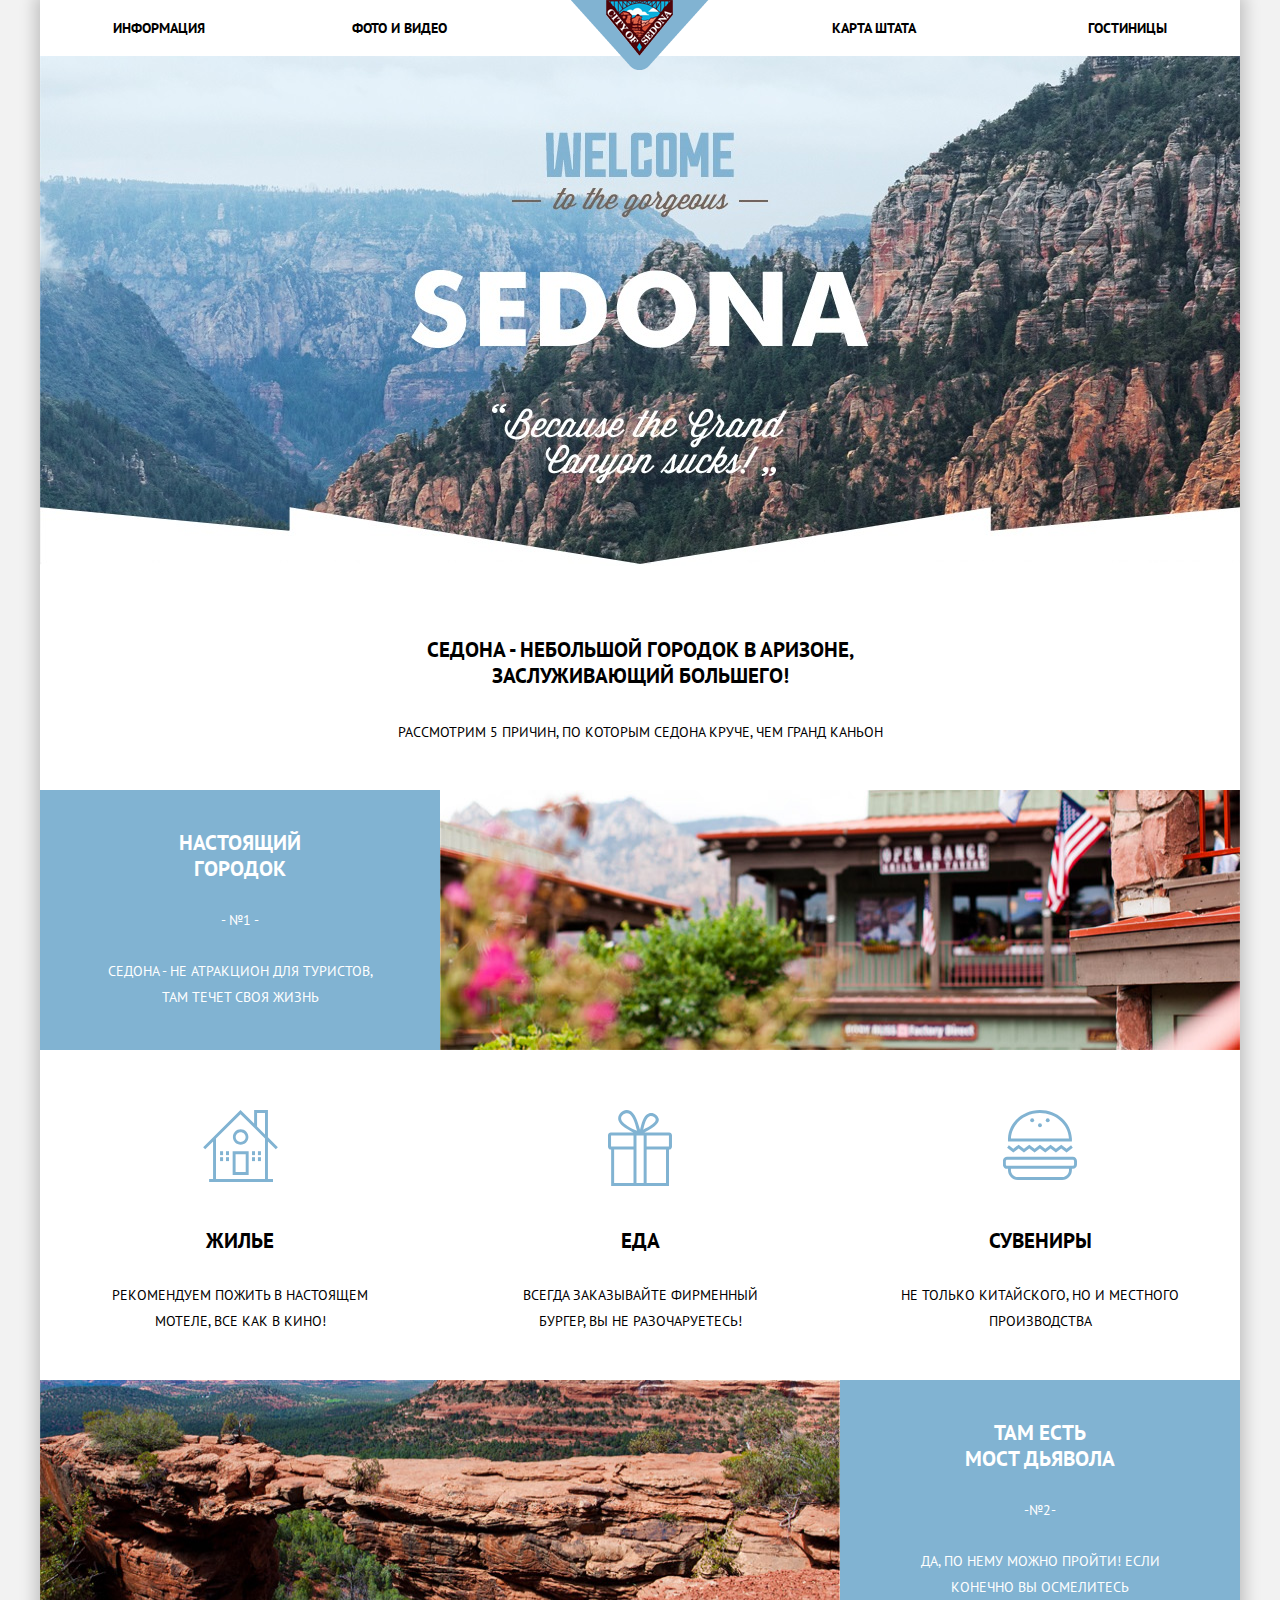
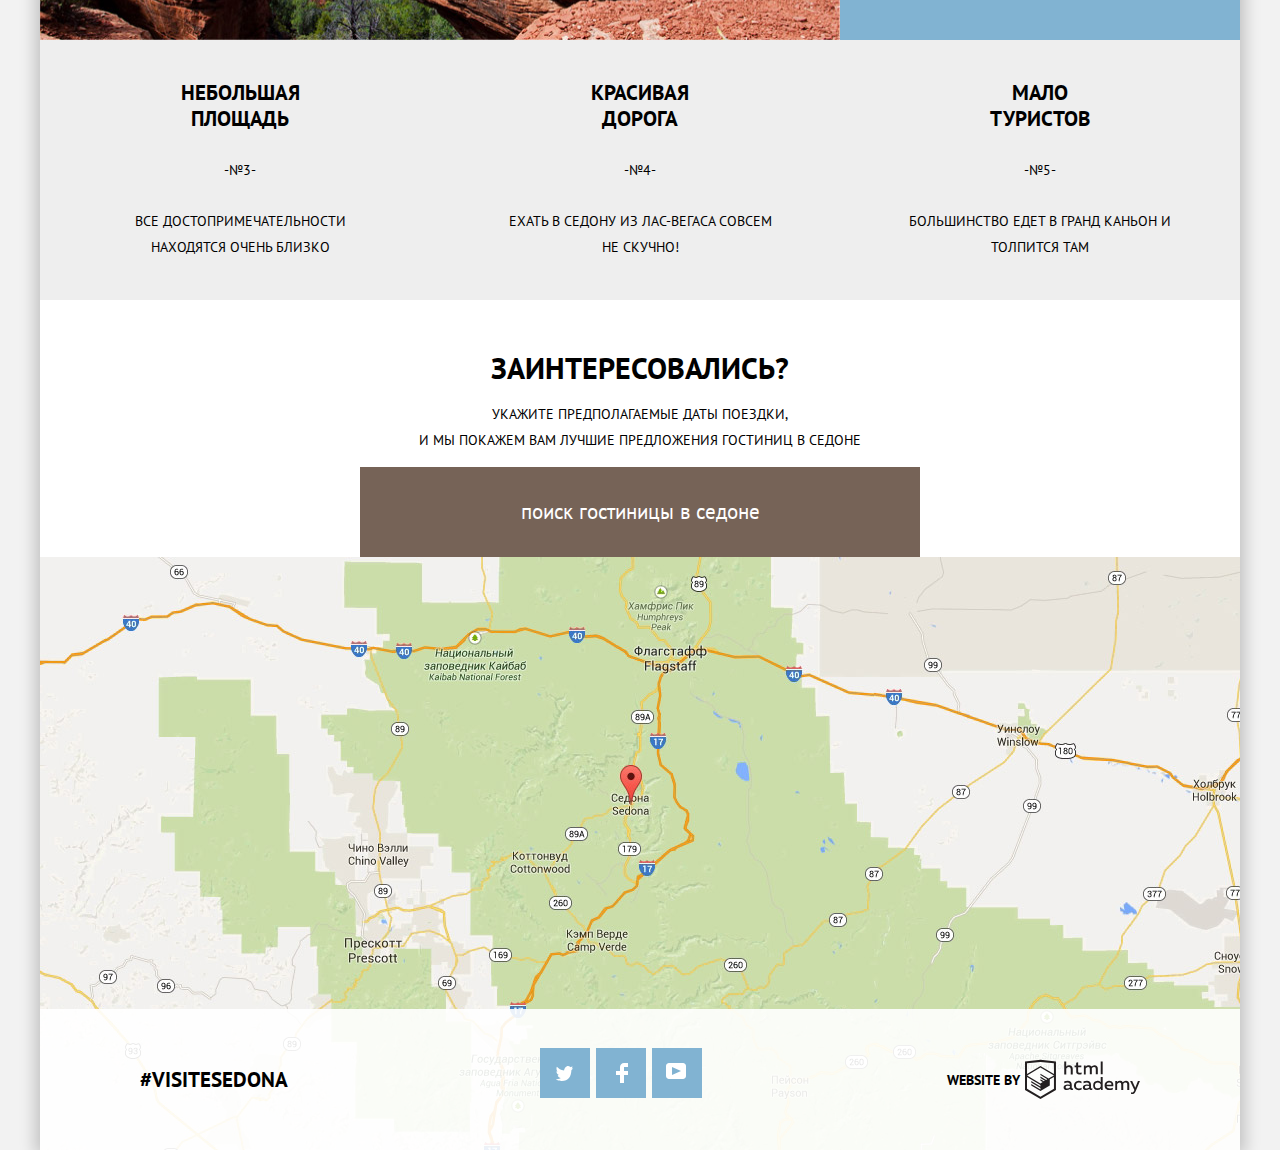
<file: index.html>
<!DOCTYPE html>
<html lang="ru">

  <head>
    <meta charset="UTF-8">
    <title>Седона</title>
    <link href="https://fonts.googleapis.com/css?family=PT+Sans:400,700" rel="stylesheet">
    <link rel="stylesheet" href="css/normalize.css">
    <link rel="stylesheet" href="css/style.css">
  </head>

  <body>

    <div class="container">
      <header class="main-header">
        <nav class="main-navigator">
          <ul class="site-navigation">
            <li><a href="#">информация</a></li>
            <li><a href="#">фото и видео</a></li>
            <li class="main-page"><a><img src="img/logo.png" alt="Герб города Седона" width="138" height="70"></a></li>
            <li><a href="#">карта штата</a></li>
            <li><a href="#">гостиницы</a></li>
          </ul>
        </nav>
      </header>

      <main>
        <h1 class="visually-hidden">Седона городок в аризоне</h1>
        <img class="main-img" src="img/background_photo_fix.jpg" alt="Изображение каньона Седона" width="1200" height="565">
        <p class="container-title">седона - небольшой городок в аризоне,<br>заслуживающий большего!</p>

        <section class="features">
          <h2 class="visually-hidden">Преимущества города Седона</h2>
          <p>рассмотрим 5 причин, по которым седона круче, чем гранд каньон</p>
          <ul class="features-item">
            <li>
              <div class="features-item-one">
                <h3>настоящий <br>городок</h3>
                <p><span class="number">- №1 -</span>седона - не атракцион для туристов, там течет своя жизнь</p>
              </div>
              <div class="features-item-one-img">
              </div>
              <div class="features-house">
                <h4>Жилье</h4>
                <p>рекомендуем пожить в настоящем мотеле, все как в кино!</p>
              </div>
              <div class="features-eat">
                <h4>еда</h4>
                <p>всегда заказывайте фирменный бургер, вы не разочаруетесь!</p>
              </div>
              <div class="features-souvenir">
                <h4>Сувениры</h4>
                <p>не только китайского, но и местного производства</p>
              </div>
            </li>
            <li>
              <div class="features-item-two">
                <h3>Там есть <br> мост дьявола</h3>
                <p><span class="number">-№2-</span>да, по нему можно пройти! если конечно вы осмелитесь</p>
              </div>
              <div class="features-item-two-img"></div>
            </li>
            <li class="features-container">
              <h3>небольшая<br> площадь</h3>
              <p><span class="number">-№3-</span>все достопримечательности находятся очень близко</p>
            </li>
            <li class="features-container">
              <h3>красивая <br>дорога</h3>
              <p><span class="number">-№4-</span>ехать в седону из лас-вегаса совсем не скучно!</p>
            </li>
            <li class="features-container">
              <h3>мало <br>туристов</h3>
              <p><span class="number">-№5-</span>большинство едет в гранд каньон и толпится там</p>
            </li>
          </ul>
        </section>

        <section class="hotels">
          <h2 class="visually-hidden">Бронирование отеля</h2>
          <b>заинтересовались?</b>
          <p>укажите предполагаемые даты поездки,<br> и мы покажем вам лучшие предложения гостиниц в седоне</p>
          <div class="container-hotels">
          <button class="btn-find-hotel" type="button">поиск гостиницы в седоне</button>
            <form class='hotels-data model' action="#" method="get">

              <div class="modal-container">
                <label for="date-in">Дата заезда:</label>
                <input type="text" class="text"  name="date-in" id="date-in" placeholder="24 апреля 2017">
                <span class="hotel-cal"></span>
              </div>

              <div class="modal-container">
                <label for="date-out">Дата выезда:</label>
                <input type="text" class="text" name="date-out" id="date-out" placeholder="4 июля 2017">
                <span class="hotel-cal"></span>
              </div>

              <div class="modal-container ">
                <label for="adult">Взрослые:</label>
                <div class="adult-container">
                  <div class="minus minus-adult">-</div>
                  <input class="number-cost" type="text" name="adult" id="adult" placeholder="2">
                  <div class="plus plus-adult">+</div>
                </div>
                <label for="child">Дети:</label>
                <div class="adult-container">
                  <div class="minus minus-child">-</div>
                  <input class="number-cost" type="text" name="child" id="child" placeholder="0">
                  <div class="plus plus-child">+</div>
                </div>
              </div>

              <button class="btn-find" type="submit">Найти</button>
            </form>
          <div>
        </section>


      </main>

      <footer class="main-footer">
        <img src="img/map_fix.jpg" alt="Седона находится между Уинслоу и престон" width="1200" height="593">
        <iframe class="iframe-map" src="https://www.google.com/maps/embed?pb=!1m18!1m12!1m3!1d4806.628547345311!2d55.92217520945663!3d52.96076064699018!2m3!1f0!2f0!3f0!3m2!1i1024!2i768!4f13.1!3m3!1m2!1s0x417d6a10b4c9e9b3%3A0x2e13cbb1b9c3486!2z0JrQuNC90L7Qt9Cw0Lsg0JPQlNCa!5e0!3m2!1sru!2sru!4v1534144463684" width="100%" height="593" frameborder="0" style="border:0" allowfullscreen></iframe>
      <div class="footer-container">
        <span>#visitesedona</span>

        <div class="footer-social">
          <ul>
            <li><a class="social-button tw" href="#"><span class="visually-hidden">Твиттер</span></a></li>
            <li><a class="social-button fb" href="#"><span class="visually-hidden">Фейсбук</span></a></li>
            <li><a class="social-button yt" href="#"><span class="visually-hidden">Ютуб</span></a></li>
          </ul>
        </div>

        <p class="footer-copyright">
          <a class="button" href="https://htmlacademy.ru">
            <strong>website by</strong>
            <svg id="Layer_1" height="41" width="115" data-name="Layer 1" xmlns="http://www.w3.org/2000/svg" viewBox="0 0 108.08 36.85"><title>logo-htmlacademy-small1</title><path d="M44.61,26.88a2,2,0,0,0,.55-0.1v1.33a3.25,3.25,0,0,1-1.18.21,1.67,1.67,0,0,1-1.67-1,4.84,4.84,0,0,1-3.14,1.08c-1.51,0-2.91-.83-2.91-2.55,0-2.13,2-2.79,3.71-2.79a11.08,11.08,0,0,1,2.17.25v-0.3c0-1-.76-1.77-2.19-1.77a7.42,7.42,0,0,0-3,.64v-1.7a10.21,10.21,0,0,1,3.19-.55c2.36,0,3.81,1.12,3.81,3.65v3a0.54,0.54,0,0,0,.49.59h0.17Zm-6.44-1.13A1.35,1.35,0,0,0,39.63,27h0.11a3.39,3.39,0,0,0,2.41-1V24.58a9.72,9.72,0,0,0-1.81-.21c-1,0-2.16.33-2.16,1.38h0Zm12.36-6.11a5,5,0,0,1,2.57.64V22a4.08,4.08,0,0,0-2.3-.7,2.75,2.75,0,1,0,0,5.49,5,5,0,0,0,2.43-.64v1.71a6.27,6.27,0,0,1-2.76.57A4.21,4.21,0,0,1,46,24.51q0-.21,0-0.41a4.32,4.32,0,0,1,4.18-4.46h0.38Zm12.17,7.24a2,2,0,0,0,.55-0.1v1.33a3.25,3.25,0,0,1-1.18.21,1.67,1.67,0,0,1-1.67-1,4.84,4.84,0,0,1-3.14,1.08c-1.51,0-2.91-.83-2.91-2.55,0-2.13,2-2.79,3.71-2.79a11.08,11.08,0,0,1,2.17.25v-0.3c0-1-.76-1.77-2.19-1.77a7.42,7.42,0,0,0-3,.64v-1.7a10.21,10.21,0,0,1,3.19-.55c2.36,0,3.81,1.12,3.81,3.65v3a0.54,0.54,0,0,0,.49.59h0.17Zm-6.44-1.13A1.35,1.35,0,0,0,57.73,27h0.11a3.39,3.39,0,0,0,2.41-1V24.58a9.72,9.72,0,0,0-1.81-.21c-1.06,0-2.16.33-2.16,1.38h0ZM73,16V28.2H71.35V26.88a3.88,3.88,0,0,1-3.19,1.54,4.4,4.4,0,0,1,0-8.78,3.81,3.81,0,0,1,3,1.3V16H73Zm-4.53,5.22a2.76,2.76,0,1,0,0,5.52A2.86,2.86,0,0,0,71.15,25V23A2.91,2.91,0,0,0,68.49,21.27ZM79,19.64c3.31,0,4.46,2.68,3.92,5.09H76.7c0.21,1.5,1.67,2.11,3.19,2.11a6.11,6.11,0,0,0,2.64-.59v1.6a7.14,7.14,0,0,1-3,.57C77,28.42,74.78,27,74.78,24a4.18,4.18,0,0,1,4-4.39H79Zm0.09,1.54a2.28,2.28,0,0,0-2.44,2.1v0.06H81.3A2,2,0,0,0,79.13,21.18Zm5.73,7V19.87h1.65v1a3.81,3.81,0,0,1,2.78-1.27A2.86,2.86,0,0,1,91.89,21a4.12,4.12,0,0,1,2.91-1.33A3.06,3.06,0,0,1,98,23V28.2h-1.9V23.05a1.59,1.59,0,0,0-1.42-1.75H94.42a2.8,2.8,0,0,0-2.07,1.12V28.2h-1.9V23.05A1.59,1.59,0,0,0,89,21.31H88.8a3,3,0,0,0-2.21,1.29v5.63H84.86Zm21.31-8.33h1.9l-3.91,9.46c-0.9,2.17-2.09,2.86-3.35,2.86a4.76,4.76,0,0,1-1.1-.14V30.46a2.86,2.86,0,0,0,.85.12c0.9,0,1.58-.64,2.07-1.9l0.17-.42-4-8.4h2l2.86,6.29ZM38.73,1.46V6.22a3.81,3.81,0,0,1,2.7-1.14,3.25,3.25,0,0,1,3.44,3.4v5.15H43V8.72a1.81,1.81,0,0,0-1.61-2h-0.3a2.93,2.93,0,0,0-2.32,1.39v5.52h-1.9V1.46h1.9ZM49.94,2.31v3h3V6.91h-3v3.81c0,1.1.5,1.46,1.58,1.46a4.49,4.49,0,0,0,1.69-.33v1.6A6.8,6.8,0,0,1,51,13.8a2.55,2.55,0,0,1-2.86-2.74V6.89H46.58V5.26h1.5V2.74Zm5.4,11.31V5.28H57v1A3.81,3.81,0,0,1,59.77,5a2.86,2.86,0,0,1,2.6,1.33A4.12,4.12,0,0,1,65.28,5,3.06,3.06,0,0,1,68.44,8.4v5.21h-1.9V8.46a1.59,1.59,0,0,0-1.42-1.75H64.89a2.8,2.8,0,0,0-2.07,1.12v5.78h-1.9V8.46A1.59,1.59,0,0,0,59.5,6.71H59.27A3,3,0,0,0,57.06,8v5.63H55.34ZM71.17,1.45H73V13.6H71.17V1.45ZM14.71,0H14.55L0,1.54V28.21l14.55,8.66,14.55-8.66V1.54Zm12.5,27.1L14.55,34.64,1.9,27.12V16.18l12.59,7.5V25L5.86,19.9v1.31l8.68,5.21v1.39L5.87,22.65V24l8.68,5.21,8.75-5.24V18.31L27.2,16V27.12Zm0-12.53-3.48,2-1.6,1L14.51,13v1.31L21,18.23H21l-0.14.09-1,.54-5.37-3.2V17l4.24,2.52-1,.67-3.2-1.9v1.31l2.1,1.24L14.5,22.1,2,14.65,14.51,7.11Zm0-1.32L14.49,5.76,1.91,13.25v-10L14.56,1.92,27.21,3.25v10h0Z" transform="translate(0 -0.02)" fill="#231f20"/></svg>
          </a>
        </p>
      </div>



      </footer>
    </div>
    <script>
      var openModal = document.querySelector('.btn-find-hotel');
      var hotel = document.querySelector('.hotels-data');
      var find = document.querySelector('.btn-find');
      var adult = document.querySelector('[name=adult]');
      var child = document.querySelector('[name=child]');
      var saveChild = localStorage.getItem('child');
      var saveAdult = localStorage.getItem('adult');
      var plusChild = document.querySelector('.plus-child');
      var minusChild = document.querySelector('.minus-child');
      var plusAdult = document.querySelector('.plus-adult');
      var minusAdult = document.querySelector('.minus-adult');

      plusChild.addEventListener('click', function (evt) {
        evt.preventDefault();
        child.value++;
      });

      plusAdult.addEventListener('click', function (evt) {
        evt.preventDefault();
        adult.value++;
      });

      minusChild.addEventListener('click', function (evt) {
        evt.preventDefault();
        child.value--;
      });

      minusAdult.addEventListener('click', function (evt) {
        evt.preventDefault();
        adult.value--;
      });










        openModal.addEventListener('click', function (evt) {
          evt.preventDefault();
          hotel.classList.toggle('modal-open');
          if (saveChild) {
            child.value = saveChild;
          };
           if (saveAdult) {
            adult.value = saveAdult;
          };

        } );

        find.addEventListener('click', function (evt) {
          evt.preventDefault();
          hotel.classList.toggle('modal-open');
          localStorage.setItem('adult',adult.value );
          localStorage.setItem('child',child.value  );
        } );


        window.addEventListener('keydown', function (evt) {
          if (evt.keyCode === 27) {
            if (hotel.classList.contains('modal-open')) {
              hotel.classList.remove('modal-open');
            };
          };

        } );
    </script>

  </body>

</html>
</file>
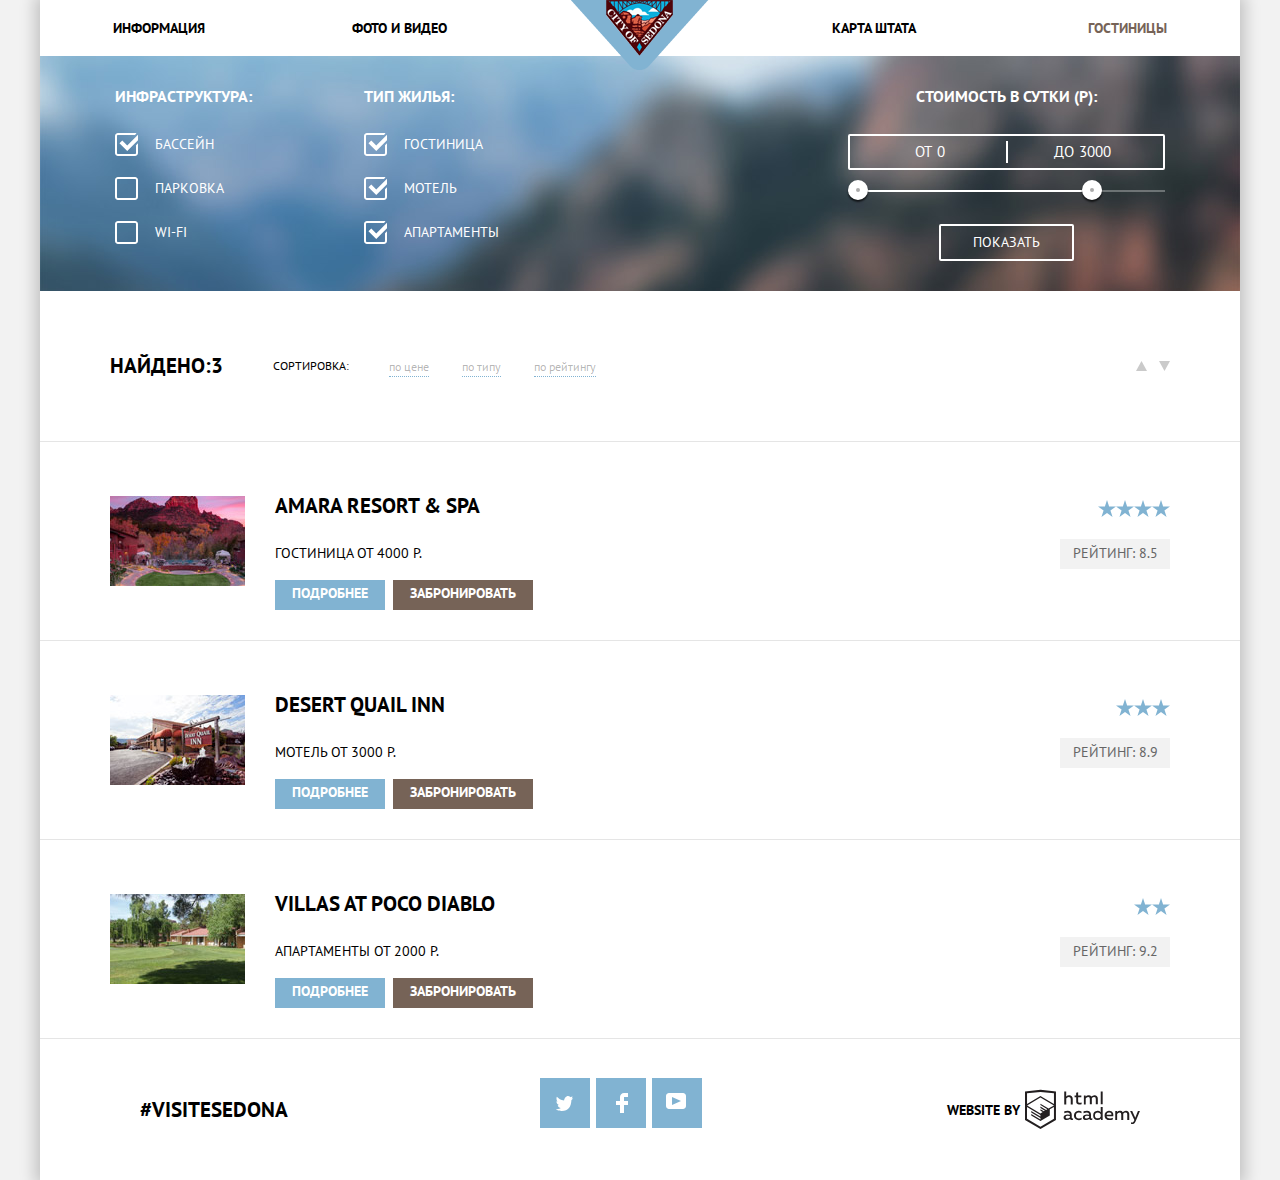
<file: hotels.html>
<!DOCTYPE html>
<html lang="ru">

  <head>
    <meta charset="UTF-8">
    <title>Отели</title>
    <link href="https://fonts.googleapis.com/css?family=PT+Sans:400,700" rel="stylesheet">
    <link rel="stylesheet" href="css/normalize.css">
    <link rel="stylesheet" href="css/style.css">
  </head>

  <body>

    <div class="container">
      <header class="main-header">
        <nav class="main-navigator">
          <ul class="site-navigation">
            <li><a href="#">информация</a></li>
            <li><a href="#">фото и видео</a></li>
            <li class="main-page"><a><img src="img/logo.png" alt="Герб города Седона" width="138" height="70"></a></li>
            <li><a href="#">карта штата</a></li>
            <li><a class="main-current" href="#">гостиницы</a></li>
          </ul>
        </nav>
      </header>

      <main class="inner-page">
        <h1 class="visually-hidden">Отели в городе седона</h1>

        <section class="filter">
          <h2 class="visually-hidden">Фильтр отелей</h2>
          <form action="#" method="get">
            <fieldset class="filter-infrastructure">
              <legend>инфраструктура:</legend>
              <ul class="filter-infrastructure-list">
                <li>
                  <input type="checkbox" name="infrastructure" value="pool" id="pool" checked>
                  <label for="pool">бассейн</label>
                </li>
                <li>
                  <input type="checkbox" name="infrastructure" value="parking" id="parking">
                  <label for="parking">парковка</label>
                </li>
                <li>
                  <input type="checkbox" name="infrastructure" value="wi-fi" id="wi-fi">
                  <label for="wi-fi">wi-fi</label>
                </li>
              </ul>
            </fieldset>
            <fieldset class="filter-type">
              <legend>тип жилья:</legend>
              <ul class="filter-type-list">
                <li>
                  <input type="checkbox" name="infrastructure" value="hotel" id="hotel" checked>
                  <label for="hotel">гостиница</label>
                </li>
                <li>
                  <input type="checkbox" name="infrastructure" value="motel" id="motel" checked>
                  <label for="motel">мотель</label>
                </li>
                <li>
                  <input type="checkbox" name="infrastructure" value="apartment" id="apartment" checked>
                  <label for="apartment">апартаменты</label>
                </li>
              </ul>
            </fieldset>
            <div class="fieldset-btn">
              <fieldset class="filter-cost">
                <legend>стоимость в сутки (р):</legend>
                <div class="container-cost">
                  <label>от<input type="text" name="cost-min" placeholder="0"></label>
                  <label>до<input type="text" name="cost-max" placeholder="3000"></label>
                </div>
                <div class="range">
                  <div class="scale">
                    <div class="bar"></div>
                  </div>
                  <div class="toggle toggle-min"></div>
                  <div class="toggle toggle-max"></div>
                </div>
              </fieldset>
              <button class="btn-filter" type="submit">Показать</button>
            </div>
          </form>
        </section>

        <section class="sort">
          <h2 class="visually-hidden">Сортировка отелей</h2>
          <p class="sort-find">Найдено:<span>3</span></p>
          <span class="sort-value">сортировка:</span>
          <ul class="sort-list">
            <li><button type="button">по цене</button></li>
            <li><button type="button">по типу</button></li>
            <li><button type="button">по рейтингу</button></li>
            <li class="right">
              <button class="btn-up" type="button">
                <svg version="1.1" id="Layer_1" xmlns="http://www.w3.org/2000/svg" xmlns:xlink="http://www.w3.org/1999/xlink" x="0px" y="0px"
   width="11px" height="10px" viewBox="0 0 11 10" enable-background="new 0 0 11 10" xml:space="preserve">
<polygon fill="#cacaca" points="5.5,0 0,10 11,10 "/>
</svg>
                <span class="visually-hidden">от меньшего к большему</span>
              </button>
            </li>
            <li><button class="btn-bottom" type="button"><svg version="1.1" id="Layer_1" xmlns="http://www.w3.org/2000/svg" xmlns:xlink="http://www.w3.org/1999/xlink" x="0px" y="0px"
   width="11px" height="10px" viewBox="0 0 11 10" enable-background="new 0 0 11 10" xml:space="preserve">
<polyline fill="#cacaca" points="5.5,10 0,0 11,0 "/>
</svg>
<span class="visually-hidden">от большего к меньшему</span></button></li>
          </ul>
        </section>

        <section class="hotel-sort">
          <h2 class="visually-hidden">Отсортированные отели с рейтингом</h2>
          <ul class="hotel-list">
            <li>
              <div class="hotel-sort-about">
                <h3>Amara resort & spa</h3>
                <p>гостиница от 4000 р.</p>
                <a class="hotel-about" href="#">Подробнее</a>
                <a class="hotel-booking" href="#">Забронировать</a>
              </div>
              <div class="hotel-sort-rating-group">
                <span class="star star-1"></span>
                <p class="hotel-sort-rating">рейтинг: 8.5</p>
              </div>
              <img src="img/hotel_1.jpg" alt="Изображение отеля Amara resort & spa" width="135" height="90">
            </li>
            <li>
              <div class="hotel-sort-about">
                <h3>Desert quail inn</h3>
                <p>мотель от 3000 р.</p>
                <a class="hotel-about" href="#">Подробнее</a>
                <a class="hotel-booking" href="#">Забронировать</a>
              </div>
              <div class="hotel-sort-rating-group">
                <span class="star star-2"></span>
                <p class="hotel-sort-rating">рейтинг: 8.9</p>
              </div>
              <img src="img/hotel_2.jpg" alt="Изображение отеля Desert quail inn" width="135" height="90">
            </li>
            <li>
              <div class="hotel-sort-about">
                <h3>villas at poco diablo</h3>
                <p>апартаменты от 2000 р.</p>
                <a class="hotel-about" href="#">Подробнее</a>
                <a class="hotel-booking" href="#">Забронировать</a>
              </div>
              <div class="hotel-sort-rating-group">
                <span class="star star-3"></span>
                <p class="hotel-sort-rating">рейтинг: 9.2</p>
              </div>
              <img src="img/hotel_3.jpg" alt="Изображение отеля villas at poco diablo" width="135" height="90">
            </li>
          </ul>
        </section>

      </main>

      <footer class="inner-footer main-footer footer-container">
        <span>#visitesedona</span>

        <div class="footer-social">
          <ul>
            <li><a class="social-button tw" href="#"><span class="visually-hidden">Твиттер</span></a></li>
            <li><a class="social-button fb" href="#"><span class="visually-hidden">Фейсбук</span></a></li>
            <li><a class="social-button yt" href="#"><span class="visually-hidden">Ютуб</span></a></li>
          </ul>
        </div>

        <p class="footer-copyright">
          <a class="button" href="https://htmlacademy.ru">
            <strong>website by</strong>
            <svg id="Layer_1" height="41" width="115" data-name="Layer 1" xmlns="http://www.w3.org/2000/svg" viewBox="0 0 108.08 36.85"><title>logo-htmlacademy-small1</title><path d="M44.61,26.88a2,2,0,0,0,.55-0.1v1.33a3.25,3.25,0,0,1-1.18.21,1.67,1.67,0,0,1-1.67-1,4.84,4.84,0,0,1-3.14,1.08c-1.51,0-2.91-.83-2.91-2.55,0-2.13,2-2.79,3.71-2.79a11.08,11.08,0,0,1,2.17.25v-0.3c0-1-.76-1.77-2.19-1.77a7.42,7.42,0,0,0-3,.64v-1.7a10.21,10.21,0,0,1,3.19-.55c2.36,0,3.81,1.12,3.81,3.65v3a0.54,0.54,0,0,0,.49.59h0.17Zm-6.44-1.13A1.35,1.35,0,0,0,39.63,27h0.11a3.39,3.39,0,0,0,2.41-1V24.58a9.72,9.72,0,0,0-1.81-.21c-1,0-2.16.33-2.16,1.38h0Zm12.36-6.11a5,5,0,0,1,2.57.64V22a4.08,4.08,0,0,0-2.3-.7,2.75,2.75,0,1,0,0,5.49,5,5,0,0,0,2.43-.64v1.71a6.27,6.27,0,0,1-2.76.57A4.21,4.21,0,0,1,46,24.51q0-.21,0-0.41a4.32,4.32,0,0,1,4.18-4.46h0.38Zm12.17,7.24a2,2,0,0,0,.55-0.1v1.33a3.25,3.25,0,0,1-1.18.21,1.67,1.67,0,0,1-1.67-1,4.84,4.84,0,0,1-3.14,1.08c-1.51,0-2.91-.83-2.91-2.55,0-2.13,2-2.79,3.71-2.79a11.08,11.08,0,0,1,2.17.25v-0.3c0-1-.76-1.77-2.19-1.77a7.42,7.42,0,0,0-3,.64v-1.7a10.21,10.21,0,0,1,3.19-.55c2.36,0,3.81,1.12,3.81,3.65v3a0.54,0.54,0,0,0,.49.59h0.17Zm-6.44-1.13A1.35,1.35,0,0,0,57.73,27h0.11a3.39,3.39,0,0,0,2.41-1V24.58a9.72,9.72,0,0,0-1.81-.21c-1.06,0-2.16.33-2.16,1.38h0ZM73,16V28.2H71.35V26.88a3.88,3.88,0,0,1-3.19,1.54,4.4,4.4,0,0,1,0-8.78,3.81,3.81,0,0,1,3,1.3V16H73Zm-4.53,5.22a2.76,2.76,0,1,0,0,5.52A2.86,2.86,0,0,0,71.15,25V23A2.91,2.91,0,0,0,68.49,21.27ZM79,19.64c3.31,0,4.46,2.68,3.92,5.09H76.7c0.21,1.5,1.67,2.11,3.19,2.11a6.11,6.11,0,0,0,2.64-.59v1.6a7.14,7.14,0,0,1-3,.57C77,28.42,74.78,27,74.78,24a4.18,4.18,0,0,1,4-4.39H79Zm0.09,1.54a2.28,2.28,0,0,0-2.44,2.1v0.06H81.3A2,2,0,0,0,79.13,21.18Zm5.73,7V19.87h1.65v1a3.81,3.81,0,0,1,2.78-1.27A2.86,2.86,0,0,1,91.89,21a4.12,4.12,0,0,1,2.91-1.33A3.06,3.06,0,0,1,98,23V28.2h-1.9V23.05a1.59,1.59,0,0,0-1.42-1.75H94.42a2.8,2.8,0,0,0-2.07,1.12V28.2h-1.9V23.05A1.59,1.59,0,0,0,89,21.31H88.8a3,3,0,0,0-2.21,1.29v5.63H84.86Zm21.31-8.33h1.9l-3.91,9.46c-0.9,2.17-2.09,2.86-3.35,2.86a4.76,4.76,0,0,1-1.1-.14V30.46a2.86,2.86,0,0,0,.85.12c0.9,0,1.58-.64,2.07-1.9l0.17-.42-4-8.4h2l2.86,6.29ZM38.73,1.46V6.22a3.81,3.81,0,0,1,2.7-1.14,3.25,3.25,0,0,1,3.44,3.4v5.15H43V8.72a1.81,1.81,0,0,0-1.61-2h-0.3a2.93,2.93,0,0,0-2.32,1.39v5.52h-1.9V1.46h1.9ZM49.94,2.31v3h3V6.91h-3v3.81c0,1.1.5,1.46,1.58,1.46a4.49,4.49,0,0,0,1.69-.33v1.6A6.8,6.8,0,0,1,51,13.8a2.55,2.55,0,0,1-2.86-2.74V6.89H46.58V5.26h1.5V2.74Zm5.4,11.31V5.28H57v1A3.81,3.81,0,0,1,59.77,5a2.86,2.86,0,0,1,2.6,1.33A4.12,4.12,0,0,1,65.28,5,3.06,3.06,0,0,1,68.44,8.4v5.21h-1.9V8.46a1.59,1.59,0,0,0-1.42-1.75H64.89a2.8,2.8,0,0,0-2.07,1.12v5.78h-1.9V8.46A1.59,1.59,0,0,0,59.5,6.71H59.27A3,3,0,0,0,57.06,8v5.63H55.34ZM71.17,1.45H73V13.6H71.17V1.45ZM14.71,0H14.55L0,1.54V28.21l14.55,8.66,14.55-8.66V1.54Zm12.5,27.1L14.55,34.64,1.9,27.12V16.18l12.59,7.5V25L5.86,19.9v1.31l8.68,5.21v1.39L5.87,22.65V24l8.68,5.21,8.75-5.24V18.31L27.2,16V27.12Zm0-12.53-3.48,2-1.6,1L14.51,13v1.31L21,18.23H21l-0.14.09-1,.54-5.37-3.2V17l4.24,2.52-1,.67-3.2-1.9v1.31l2.1,1.24L14.5,22.1,2,14.65,14.51,7.11Zm0-1.32L14.49,5.76,1.91,13.25v-10L14.56,1.92,27.21,3.25v10h0Z" transform="translate(0 -0.02)" fill="#231f20"/></svg>
          </a>
        </p>
      </div>

      </footer>

    </div>

  </body>

</html>
</file>
<file: css/style.css>
html {
  background-color: #f2f2f2;
}

body {
  margin: 0px;
  padding: 0px;

  font-family: 'PT Sans', sans-serif;
  font-size: 14px;
  line-height: 26px;
  color: #000;
  font-weight: 400;
  text-transform: uppercase;
  text-align: center;

  background-color: #f2f2f2;
}

.visually-hidden {
  position: absolute;

  width: 1px;
  height: 1px;
  margin: -1px;
  border: 0;
  padding: 0;

  clip: rect(0 0 0 0);
  overflow: hidden;
}

a {
  text-decoration: none;
}


img {
  max-width: 100%;
  height: auto;
}

.site-navigation {
  list-style: none;
}

.site-navigation a {
  font:inherit;
  font-size: 14px;
  line-height: 26px;
  font-weight: 700;
  color: #000;
}

.site-navigation a:hover,
.site-navigation a:focus {
  color: #81b3d2;
  outline: none;
}

.site-navigation a:active {
  color: rgba(0,0,0,0.3)
}

.container-title{
  font-size: 21px;
  line-height: 26px;
  font-weight: 700;
}

.features-item {
  list-style: none;
}

.features-item-one{
  color: white;

  background-color: #81b3d2;
}

.features-item h4 {
  font-size: 21px;
  line-height: 26px;
  font-weight: 700;
}

.features-item li:nth-child(2) {
  color: white;

  background-color: #81b3d2;
}

.features-item li:nth-child(n+3) {
  background-color: #eee;
}

.hotels{

  margin-top: 50px;
}

.hotels b{
  font-size: 30px;
  line-height: 36px;
}

.container-hotels{
  position: relative;
}

.hotels-data {
  display: flex;
  flex-direction: column;
  align-items: flex-start;

  position: absolute;
  top: 90px;
  left: 50%;

  width: 450px;
  margin-left: -280px;
  padding: 55px;
  z-index: 6;
}


.hotels-data label:first-child {
  margin-top: 0px;
}

.btn-find-hotel{
  color: #fff;
  font-size: 21px;
  line-height: 26px;

  background-color: #766357;
  border: none;
}

.btn-find-hotel:focus,
.btn-find-hotel:hover {
  background-color: #604e43;
}

.btn-find-hotel:active {
  color: rgba(255,255,255,0.3);

  background-color: #503e33;
}



.hotels-data {
  display: none;
  background-color: #fff;
}

.hotels-data label,
.hotels-data input {
  font-size: 14px;
  line-height: 26px;
  font-weight: 700;
  text-transform: uppercase;
}
.hotels-data input::-webkit-input-placeholder {color:#000000; opacity:1;}/* webkit */
.hotels-data input::-moz-placeholder          {color:#000000; opacity:1;}/* Firefox 19+ */
.hotels-data input:-moz-placeholder           {color:#000000; opacity:1;}/* Firefox 18- */
.hotels-data input:-ms-input-placeholder      {color:#000000; opacity:1;}/* IE */

.hotels-data input {
  border: none;
  background-color: #f2f2f2;
  padding-top: 6px;
  padding-bottom: 6px;
}

.adult-container {
  position: relative;
}
.hotels-data .text {
  width: 292px;
  padding-left: 14px;
  padding-right: 40px;
}

.number-cost {
  padding-left: 38px;
  padding-right: 38px;
  width: 36px;
  text-align: center;
}

.hotels-data input:hover {
  background-color: #ebebeb;

}

.minus {
  position: absolute;
  top:2px;
  left: 7px;
  color:#a9a9a9;
  font-size: 50px;
  cursor: pointer;
  -webkit-user-select: none;
  -moz-user-select: none;
  -ms-user-select: none;
}
.plus {
  position: absolute;
  top:5px;
  right: 9px;
  color:#a9a9a9;
  font-size: 30px;
  font-weight: bold;
  cursor: pointer;
  user-select:none;
  -webkit-user-select: none;
  -moz-user-select: none;
  -ms-user-select: none;

}
.minus:hover,
.plus:hover {
  color: #000;
}

.minus:active,
.plus:active {
  color: #81b3d2;
}

.hotels-data input:focus {
  background-color: #fff;
  border: 2px solid #ebebeb;
}
.modal-container {
  position: relative;

  width: 100%;
  display: flex;
  justify-content: space-between;
  align-items: center;
  margin-bottom: 30px;
}
.hotel-cal {
  display: block;
  position: absolute;
  right: 9px;
  top: 50%;

  width: 21px;
  height: 22px;
  margin-top: -11px;

  background-image: url("../img/calendar.png");
  background-repeat: no-repeat;
  background-position: 0 0;

  cursor: pointer;
}

.btn-find {
  font-size: 21px;
  color: #fff;
  text-transform: uppercase;
  font-weight: bold;

  width: 100%;
  margin-top: 24px;
  padding-bottom: 16px;
  padding-top: 16px;

  border: none;
  background-color: #81b3d2;
}

.btn-find:hover,
.btn-find:focus {
  background-color: #669ec0;
}

.btn-find:active {
  color: rgba(255,255,255,.3);

  background-color: #5496bd;
}

.footer-container {
  position: absolute;
  bottom: 0;
  z-index: 5;


  width: 1000px;
  padding-top: 36px;
  padding-bottom: 36px;
  padding-left: 100px;
  padding-right: 100px;


  display: flex;
  align-items: center;
  background-color: rgba(255,255,255,0.9);


}

@keyframes bounce {
  0% {
    opacity: 0;
  }

  100% {opacity: 1;
  }
}

.modal-open {
  display: block;
  animation: bounce 0.6s;
}

.footer-social{
  margin-left: auto;
  margin-right: auto;
}
.main-footer span{
  font-size: 21px;
  line-height: 26px;
  font-weight: 700;
}

.main-footer {
  position: relative;
  height: 593px;
}

.inner-footer {
  height: auto;
}


.main-footer img{
  position: absolute;
  top: 0;
  left: 0;

  z-index: 1;
}

.tw::before {
  content: "";

  position: absolute;
  top: 50%;
  left: 50%;
  width: 17px;
  height: 15px;
  margin-top: -7.5px;
  margin-left: -6px;


  background-image: url("../img/t.svg");
  background-position: 0 0;
  background-repeat: no-repeat;

}

.fb::before {
  content: "";

  position: absolute;
  top: 50%;
  left: 50%;
  width: 20px;
  height: 20px;
  margin-top: -10px;
  margin-left: -2px;


  background-image: url("../img/fb-icon.svg");
  background-position: 0 0;
  background-repeat: no-repeat;

}

.yt::before {
  content: "";

  position: absolute;
  top: 50%;
  left: 50%;
  width: 20px;
  height: 16px;
  margin-top: -10px;
  margin-left: -8px;


  background-image: url("../img/youtube.svg");
  background-position: 0 0;
  background-repeat: no-repeat;

}

.main-footer img{
  display: block;
}
.footer-copyright a {
display: flex;
align-items: center;

}
.footer-copyright svg {
margin-left: 5px;

}

.footer-copyright a:hover path,
.footer-copyright a:focus path {
  fill: #81b3d2;
}

.footer-copyright a:active path {
  fill: #bdbbbc;
}

.footer-social ul{
  font-size: 0;
  padding: 0;
  margin-left: 0;
  list-style: none;
}

.footer-social li{
  position: relative;
  display: inline-block;
  font-size: 16px;
}

.footer-social a:hover,
.footer-social a:focus
{
  background-color: #669ec0;
}

.footer-social a:active
{
  background-color: #5496bd;
}
.footer-social a:active::before
{
  opacity: .3;
}

.footer-social a {
  display: block;
  width: 50px;
  height: 50px;

  margin-left: 6px;

  background-color: #81b3d2;
}

.footer-social a,
.footer-copyright a{
  font:inherit;

  color: #000;
}


a.main-current {
  color: #766357;
}

.filter {
  color: #fff;
  line-height: 21px;
  font-size: 14px;

  background-color: #3e4c52;
  background-image: url("../img/filter_background.jpg");
  background-repeat: no-repeat;
  background-position: 0px 0px;
}

.filter fieldset {
  border:none;
}

.filter ul {
  list-style: none;
}

.filter legend {
  font-size: 16px;
  line-height: 21px;
  font-weight: bold;

}

.btn-filter {
  font-size: 14px;
  line-height: 21px;
  color: #fff;
  text-transform: uppercase;
  width: 135px;
  height: 37px;

  background-color: transparent;
  border: 2px solid #fff;
  border-radius: 2px;
}

.btn-filter:hover,
.btn-filter:focus {
  color: #000;

  background-color: #fff;
}

.sort p {
  font-size: 21px;
  line-height: 26px;
  font-weight: bold;
}

.sort ul {
  list-style: none;
}

.sort-value{
  font-size: 12px;
  line-height: 18px;
}



.sort button {
  color: rgba(0,0,0,.3);
  font-size: 12px;
  line-height: 18px;
  padding: 0;

  background-color: transparent;
  border: none;
  border-bottom: 1px dotted #81b3d2;
}

.sort button:hover,
.sort button:focus {
  color: #81b3d2;

  outline: none;
}

.sort button:active {
  color: #000;

  border: none;
}

.sort .btn-bottom,
.sort .btn-up {
  border: none;
}

.hotel-sort ul{
  list-style: none
}

.hotel-sort h3 {
  font-size: 21px;
  line-height: 26px;
  font-weight: 700;
}

.hotel-sort h3:hover,
.hotel-sort h3:focus {
  color: #81b3d2;
}

.hotel-sort h3:active {
  color: rgba(0,0,0,0.3);
}

.hotel-about {
  display: inline-block;
  width: 110px;
  height: 30px;

  font:inherit;
  color: #fff;
  font-size: 14px;
  font-weight: bold;
  text-align: center;
  margin-right: 4px;

  background-color: #81b3d2;
}

.hotel-about:hover,
.hotel-about:focus {
  background-color: #669ec0;
  outline: none;
}

.hotel-about:active {
  color: rgba(0,0,0,0.3);

  background-color: #5496bd;
}

.hotel-booking {
  display: inline-block;
  width: 140px;
  height: 30px;

  font:inherit;
  color: #fff;
  font-size: 14px;
  font-weight: bold;
  text-align: center;

  background-color: #766357;
}

.hotel-booking:hover,
.hotel-booking:focus {
  background-color: #604e43;
  outline: none;
}

.hotel-booking:active {
  color: rgba(0,0,0,0.3);

  background-color: #503e33;
}

.hotel-sort-rating {
  height: 30px;
  width: 110px;

  font-size: 14px;
  line-height: 28px;
  color: #666;
  text-align: center;


  background-color: #f2f2f2;
}

.container {
  width: 1200px;
  margin-right: auto;
  margin-left: auto;

  background-color: #fff;
  box-shadow: 0 0 15px 5px rgba(0,0,0,0.2);
}

.site-navigation {
  position: relative;

  display: flex;

  margin: 0;
  padding: 0;
  padding: 15px 73px;

}

.site-navigation li:nth-child(2) {
padding-left: 147px;
}

.site-navigation li:nth-child(4) {
padding-left: 385px;
}

.site-navigation li:last-child {
margin-left: auto;
}

.main-page {
  position: absolute;
  top: 0;
  left: 50%;

  margin-left: -69px;
}


.main-img {
  height: 510px;
  width: 1200px;
}

.container-title {
  margin: 0;
  padding: 0;
  margin-top:63px;
}

.features {
  margin-top: 30px;
}


.features-item {
  margin: 0;
  padding: 0;
  margin-top: 45px;
  display: flex;
  flex-wrap: wrap;
}

.features-item li:first-child {
  width: 1200px;
  display: flex;
  flex-wrap: wrap;
}



.features-item-one {
  width: 280px;
  min-height: 260px;
  padding-left: 60px;
  padding-right: 60px;

}

.features-item-one-img {
  width: 800px;
  min-height: 260px;

}

.features-house,
.features-eat,
.features-souvenir {
  width: 280px;
  min-height: 180px;
  padding-left: 60px;
  padding-right: 60px;
  padding-top: 150px;

}

.features-item li:nth-child(2) {
  width: 1200px;
  display: flex;
  flex-wrap: wrap;
}

.features-item-two {
  width: 280px;
  min-height: 260px;
  padding-left: 60px;
  padding-right: 60px;

}

.features-item-two-img {
  order: -1;
  width: 800px;
  min-height: 260px;

  height: 260px;
  background-image: url("../img/slide_2_fix.jpg");
  background-repeat: no-repeat;
  background-position: 0 0;
  background-size: 100% 100%;
}

.features-item-one-img {
  height: 260px;
  background-image: url("../img/slide_1_fix.jpg");
  background-repeat: no-repeat;
  background-position: 0 0;
  background-size: 100% 100%;
}

.features-item h3 {
  font-size: 21px;
  line-height: 26px;
  font-weight: 700;

  padding: 0;

  margin: 0;
  margin-top: 40px;
}

.features-item p {
  padding: 0;
  margin: 0;
  margin-top: 25px;
}

.features-container {
  width: 280px;
  min-height: 260px;
  padding-left: 60px;
  padding-right: 60px;
}

.number {
  display: block;
  margin-bottom: 25px;
}

.features-house {
  background-image: url("../img/icon-1.svg");
  background-repeat: no-repeat;
  background-position: 50% 60px;
}

.features-eat {
  background-image: url("../img/icon-2.svg");
  background-repeat: no-repeat;
  background-position: 50% 60px;
}

.features-souvenir {
  background-image: url("../img/icon-3.svg");
  background-repeat: no-repeat;
  background-position: 50% 60px;
}


.btn-find-hotel{
  width: 560px;
  height: 90px;
}

.filter fieldset {
  padding: 0;
}

.filter form {
  display: flex;

  padding: 30px 73px;

  overflow: hidden;
}
.filter legend {
  margin-bottom: 27px;
}

.filter li {
  margin-bottom: 23px;
}

.filter-type label,
.filter-infrastructure label {
  position: relative;

  padding-left: 40px;
}

.filter-type label::before,
.filter-infrastructure-list label::before{

  content: "";

  position: absolute;
  top: 50%;
  left: 0;

  height:23px;
  width: 23px;
  margin-top: -11.5px;

  background-image: url("../img/checkbox-off.svg");
  background-repeat: no-repeat;
  background-position: 0 0;
}

.filter-type label::after,
.filter-infrastructure-list label::after{
  display: none;
  content: "";

  position: absolute;
  top: 50%;
  left: 0;

  height:23px;
  width: 23px;
  margin-top: -11.5px;

  background-image: url("../img/checkbox-on.svg");
  background-repeat: no-repeat;
  background-position: 0 0;
}

#pool:checked ~ label::after,
#parking:checked ~ label::after,
#wi-fi:checked ~ label::after,
#hotel:checked ~ label::after,
#motel:checked ~ label::after,
#apartment:checked ~ label::after {
  display: block;
}

#pool:checked ~ label::before,
#parking:checked ~ label::before,
#wi-fi:checked ~ label::before,
#hotel:checked ~ label::before,
#motel:checked ~ label::before,
#apartment:checked ~ label::before {
  display: none;
}

#pool:checked:disabled ~ label::after,
#parking:checked:disabled ~ label::after,
#wi-fi:checked:disabled ~ label::after,
#hotel:checked:disabled ~ label::after,
#motel:checked:disabled ~ label::after,
#apartment:checked:disabled ~ label::after {
  display: block;
  background-image: url("../img/checkbox-on-dis.svg");
}

#pool:disabled ~ label::before,
#parking:disabled ~ label::before,
#wi-fi:disabled ~ label::before,
#hotel:disabled ~ label::before,
#motel:disabled ~ label::before,
#apartment:disabled ~ label::before {
  background-image: url("../img/checkbox-off-dis.svg");
}
.filter-cost {
  width: 317px;
}

.filter-cost label{
  font-size: 15px;
  display: inline-block;
  padding: 0;
  cursor: pointer;
  padding-left: 65px;
  line-height: 30px;

}

.container-cost input {
  width: 50px;
  padding-left: 5px;

  font: inherit;
  color: inherit;

  background-color: transparent;
  border: none;
  outline: none;
}

.container-cost {
    text-align: left;
  font-size: 0;
  position: relative;
  height: 32px;
  border: 2px solid #fff;
  border-radius: 2px;
  vertical-align: top;
  line-height: 32px;
  margin-bottom: 20px;
}

.container-cost::after {
  position: absolute;
  top:50%;
  left: 50%;
  content: "";

  width: 2px;
  height: 22px;
  margin-left: -1px;
  margin-top: -11px;

  background-color: #fff;
}

input::-moz-placeholder { color: #FFFFFF; }

input::-webkit-input-placeholder { color: white; }

.range {
  position: relative;
  margin-bottom: 32px;
}

.filter li:last-child {
  margin-bottom: 0;
}
.scale {

  width: 100%;
  height: 2px;
  background-color: rgba(255,255,255,0.3);
}

.bar {
  margin-left: 0%;
  margin-right: 20%;

  height: 2px;
  background-color: rgb(255,255,255);
}

.toggle {
  position: absolute;
  top: -10px;
  width: 4px;
  height: 4px;
  background-color: #ababab;

  border: 8px solid #fff;
  border-radius: 50%;
  box-shadow: 0px 2px 2px 0 rgba(0,0,0,0.7);

  cursor: pointer;
}

.toggle:hover,
.toggle:focus {
border-width: 9px;
}

.toggle-min {
left: 0%;
}

.toggle-max{
right: 20%;
}


.filter input[type="checkbox"] {
  position: absolute;
  left: -1000px;
  opacity: 1;
}

.filter-type-list,
.filter-infrastructure-list {
  margin: 0;
  padding: 0;
}

.filter-infrastructure {
  text-align: left;
}

.filter-type {
  margin-left: 110px;
  text-align: left;
}

.fieldset-btn {
  margin-left: auto;
}


.sort {
  padding: 30px 70px;
  display: flex;
  align-items: center;
  min-height: 90px;

  border-bottom: 1px solid #e5e5e5;
}

.sort ul {
  margin: 0;
  padding: 0;
}

.sort-list li{
  padding-right: 33px;

}

.btn-up:hover polygon,
.btn-up:focus polygon,
.btn-bottom:hover polyline,
.btn-bottom:focus polyline  {
  fill: #000;
}

.btn-bottom:active polyline,
.btn-up:active polygon {
  fill: #81b3d2;
}

.btn-bottom,
.btn-up {
  cursor: pointer;
}


li.right {
  padding: 0;
  margin-left: auto;
  margin-right: 12px;
}

.sort-list li:last-child{
  padding-right: 0;

}
.sort-list {
  display: flex;
  width: 100%;
}

.sort-find {
  margin: 0;
  margin-right: 50px;
}

.sort-value {
    margin-right: 40px;

}

.hotel-list {
  padding: 0;
  margin: 0;
  display: flex;
  flex-direction: column;
}

.hotel-list li{
  display: flex;
  padding: 30px 70px;
  align-items: center;

  border-bottom: 1px solid #e5e5e5;
}
.hotel-list img{
  order: -1;
  width: 135px;
  height: 90px;
  margin-right: 30px;
}

.hotel-sort-about{
  text-align: left;
}

.hotel-sort-rating-group{
  margin-left: auto;
  text-align: right;
}

.star {
  display: inline-block;

  background-image: url(../img/star.svg);
  background-image: repeat-x;
  background-position: 0 0;
}

.star-1 {
  width: 72px;
  height: 17px;
}

.star-2 {
  width: 54px;
  height: 17px;
}

.star-3 {
  width: 36px;
  height: 17px;
}

.iframe-map {
  position: absolute;
  top: 0;
  left: 0;

  z-index: 5;
}
</file>
